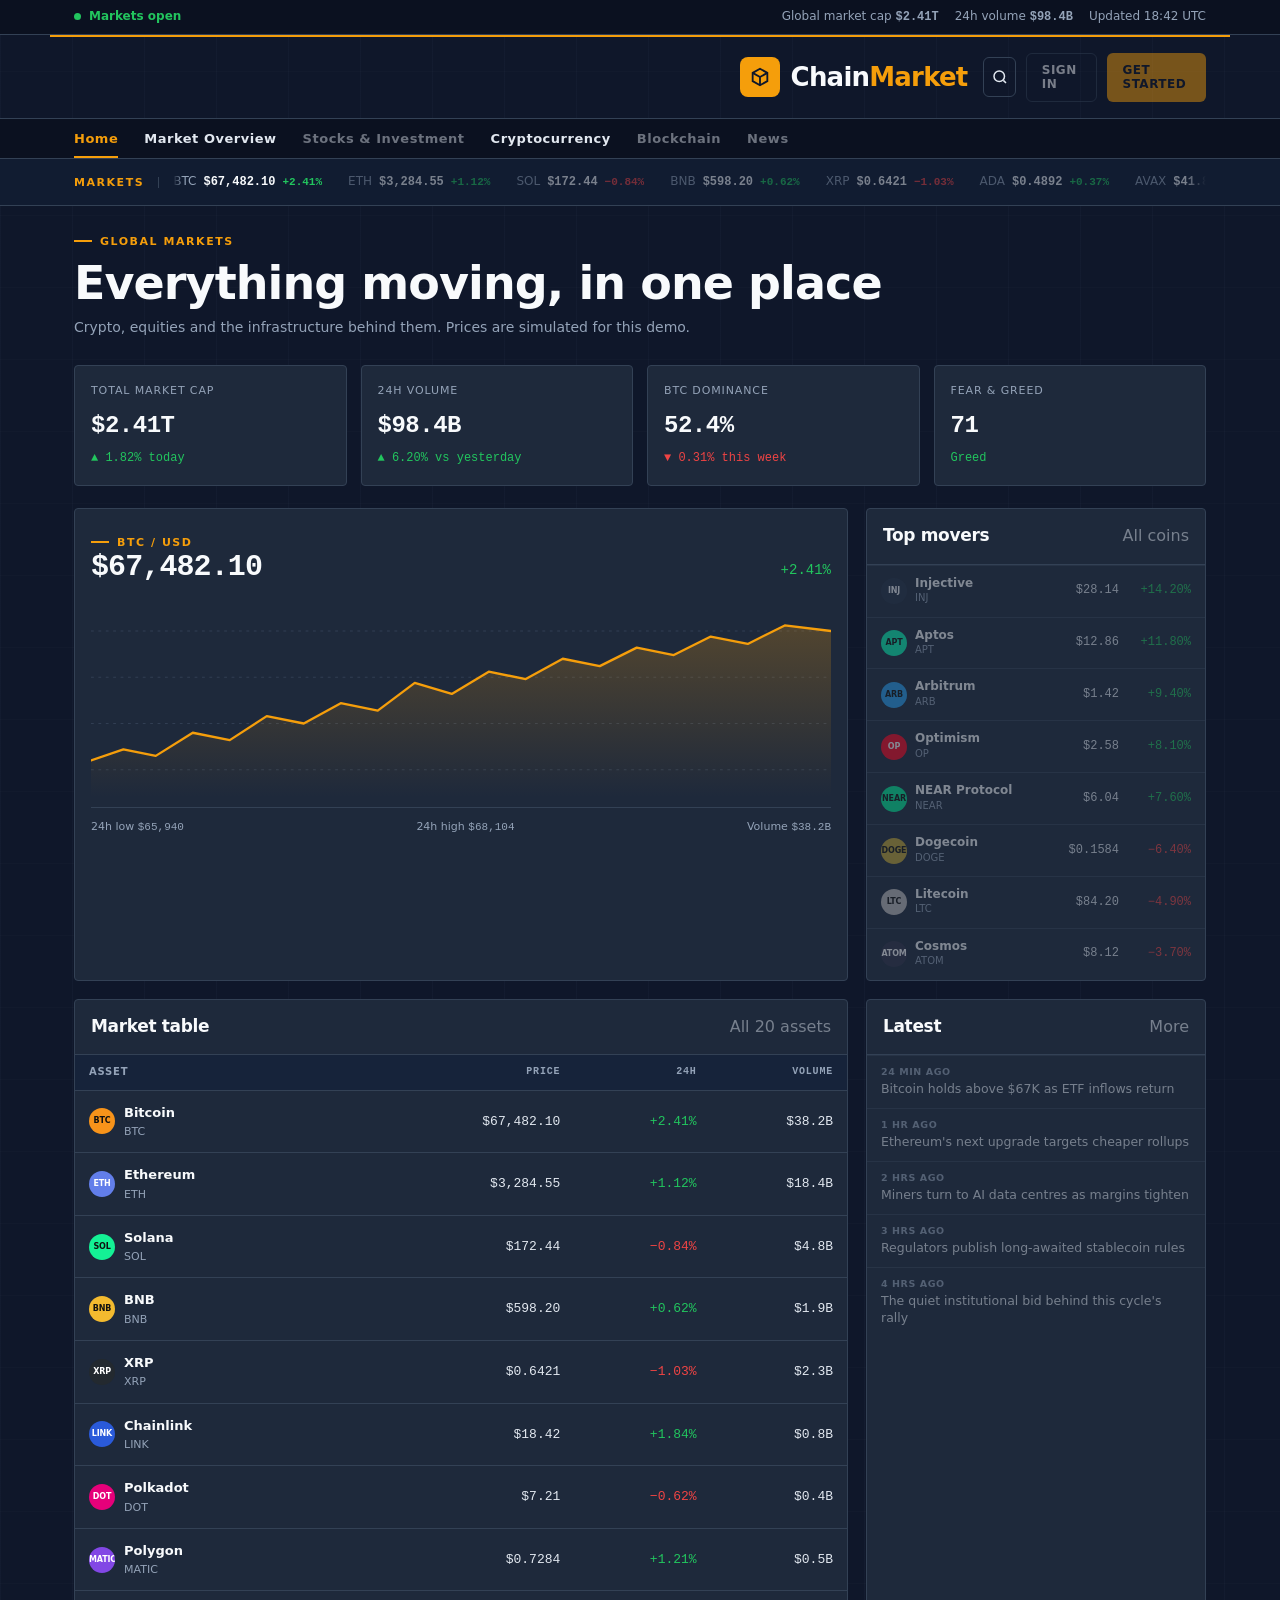
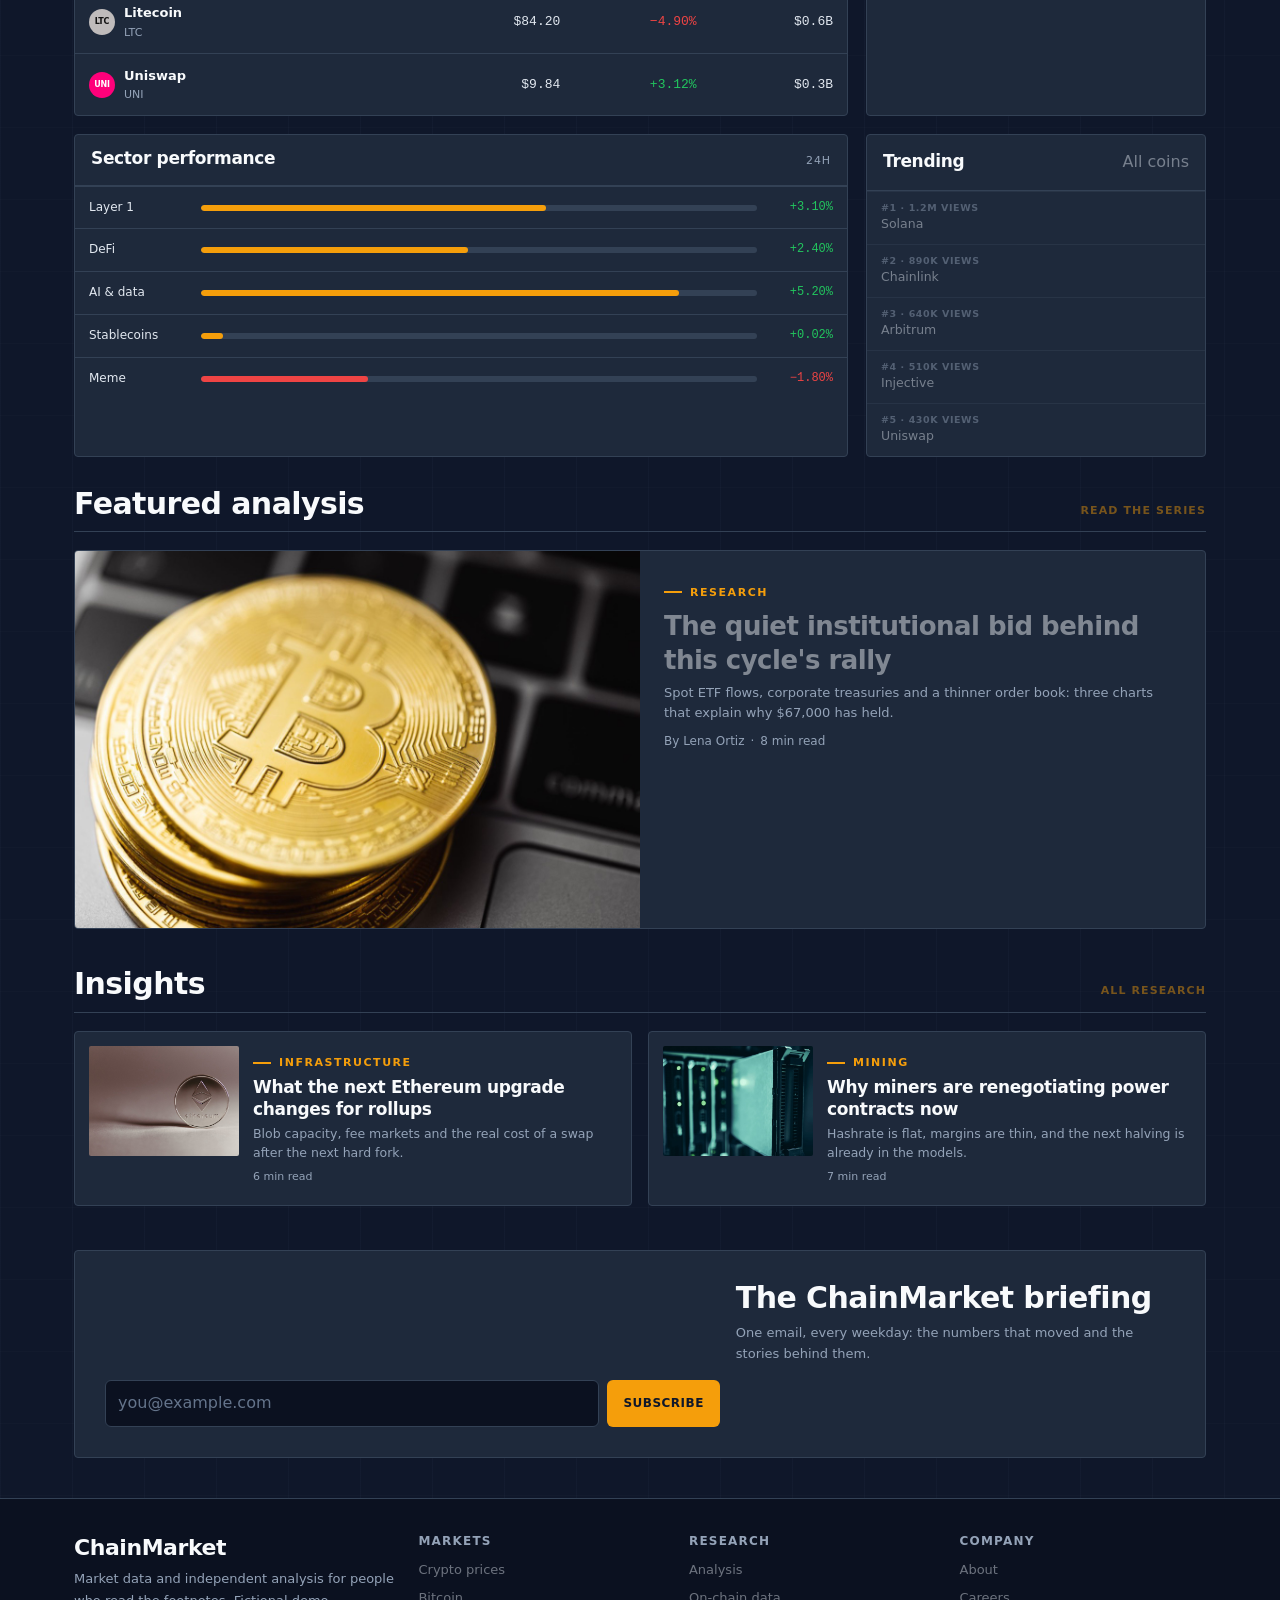
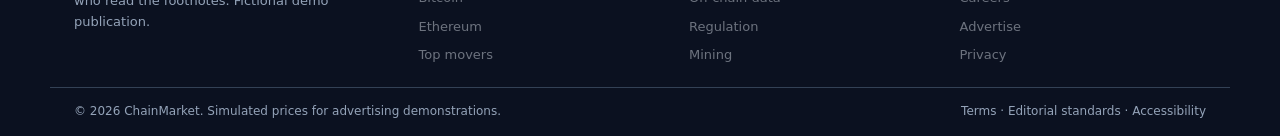
<file: index.html>
<!doctype html>
<html lang="en">
<head>
  <meta charset="utf-8">
  <meta name="viewport" content="width=device-width, initial-scale=1">
  <title>ChainMarket — Crypto prices, market news and analysis</title>
  <meta name="description" content="Live crypto prices, market overview, top movers and blockchain analysis from ChainMarket.">
  <link rel="icon" href="assets/img/favicon.svg" type="image/svg+xml">
  <link rel="stylesheet" href="assets/css/site.css">

  <!-- CoAd publisher tag: replace every placeholder before deploying. -->
  <script async src='https://dev-cdn.coad.be3pi.com/js/cox-site.js' co-pub='PUB0F42D5FE1' co-st='SIT06EF5D9CD' crossorigin='anonymous'></script>
  <script async src='https://dev-cdn.coad.be3pi.com/js/cox-display.js' co-pub='PUB0F42D5FE1' co-st='SIT06EF5D9CD' crossorigin='anonymous'></script>
</head>
<body>
  <a class="skip-link" href="#main">Skip to content</a>

  <header>
    <div class="topbar">
      <div class="container topbar__inner">
        <span class="topbar__status"><span class="status-dot" aria-hidden="true"></span> Markets open</span>
        <div class="topbar__right">
          <span>Global market cap <strong class="mono">$2.41T</strong></span>
          <span>24h volume <strong class="mono">$98.4B</strong></span>
          <span>Updated 18:42 UTC</span>
        </div>
      </div>
    </div>

    <div class="container masthead">
      <ins class="cox-ad-unit" data-cox-unit="APG09CA9A709" style="display:block;width:100%"></ins>
      <a class="brand" href="index.html" aria-label="ChainMarket — home">
        <span class="brand__mark" aria-hidden="true">
          <svg width="22" height="22" viewBox="0 0 24 24" fill="none" stroke="currentColor" stroke-width="2" aria-hidden="true"><path d="m12 3 8 4.5v9L12 21l-8-4.5v-9z"/><path d="M12 12v9M12 12l8-4.5M12 12 4 7.5"/></svg>
        </span>
        <span class="brand__name">Chain<span>Market</span></span>
      </a>
      <div class="masthead__tools">
        <button class="icon-btn" type="button" aria-label="Search ChainMarket">
          <svg width="18" height="18" viewBox="0 0 24 24" fill="none" stroke="currentColor" stroke-width="2" aria-hidden="true"><circle cx="11" cy="11" r="7"/><path d="m20 20-3.5-3.5"/></svg>
        </button>
        <a class="btn btn--ghost" href="coin.html">Sign in</a>
        <a class="btn btn--gold" href="crypto.html">Get started</a>
      </div>
      <button class="menu-toggle" type="button" data-menu-toggle aria-expanded="false" aria-controls="site-nav">
        <span class="menu-toggle__bars" aria-hidden="true"></span>
        <span class="visually-hidden">Menu</span>
      </button>
    </div>

    <nav class="site-nav" id="site-nav" aria-label="Main">
      <div class="container site-nav__inner">
        <a class="is-active" href="index.html" aria-current="page">Home</a>
        <a href="index.html">Market Overview</a>
        <a href="coin.html" data-link-disabled>Stocks &amp; Investment</a>
        <a href="crypto.html">Cryptocurrency</a>
        <a href="coin.html" data-link-disabled>Blockchain</a>
        <a href="index.html#news" data-link-disabled>News</a>
      </div>
    </nav>
  </header>

  <div class="ticker" aria-label="Crypto price ticker">
    <div class="container ticker__inner">
      <span class="ticker__label">Markets</span>
      <div class="ticker__viewport">
        <div class="ticker__track" data-ticker-track>
          <a class="ticker__item" href="coin.html" data-link-enabled><em>BTC</em><span class="ticker__price">$67,482.10</span><span class="ticker__change is-up">+2.41%</span></a>
          <a class="ticker__item" href="coin.html"><em>ETH</em><span class="ticker__price">$3,284.55</span><span class="ticker__change is-up">+1.12%</span></a>
          <a class="ticker__item" href="crypto.html"><em>SOL</em><span class="ticker__price">$172.44</span><span class="ticker__change is-down">−0.84%</span></a>
          <a class="ticker__item" href="crypto.html"><em>BNB</em><span class="ticker__price">$598.20</span><span class="ticker__change is-up">+0.62%</span></a>
          <a class="ticker__item" href="crypto.html"><em>XRP</em><span class="ticker__price">$0.6421</span><span class="ticker__change is-down">−1.03%</span></a>
          <a class="ticker__item" href="crypto.html"><em>ADA</em><span class="ticker__price">$0.4892</span><span class="ticker__change is-up">+0.37%</span></a>
          <a class="ticker__item" href="crypto.html"><em>AVAX</em><span class="ticker__price">$41.88</span><span class="ticker__change is-up">+2.02%</span></a>
          <a class="ticker__item" href="crypto.html"><em>DOGE</em><span class="ticker__price">$0.1584</span><span class="ticker__change is-down">−0.45%</span></a>
        </div>
      </div>
    </div>
  </div>

  <main id="main">
    <div class="container">
      <div class="page-head">
        <span class="kicker">Global markets</span>
        <h1>Everything moving, in one place</h1>
        <p>Crypto, equities and the infrastructure behind them. Prices are simulated for this demo.</p>
      </div>
      <ins class="cox-ad-unit" data-cox-unit="APG024958C9B" style="display:block;width:100%"></ins>
      <section class="overview" aria-label="Market overview">
        <div class="stat-card">
          <div class="stat-card__label">Total market cap</div>
          <div class="stat-card__value">$2.41T</div>
          <div class="stat-card__change is-up">▲ 1.82% today</div>
        </div>
        <div class="stat-card">
          <div class="stat-card__label">24h volume</div>
          <div class="stat-card__value">$98.4B</div>
          <div class="stat-card__change is-up">▲ 6.20% vs yesterday</div>
        </div>
        <div class="stat-card">
          <div class="stat-card__label">BTC dominance</div>
          <div class="stat-card__value">52.4%</div>
          <div class="stat-card__change is-down">▼ 0.31% this week</div>
        </div>
        <div class="stat-card">
          <div class="stat-card__label">Fear &amp; Greed</div>
          <div class="stat-card__value">71</div>
          <div class="stat-card__change is-up">Greed</div>
        </div>
      </section>

      <section class="terminal-grid" aria-label="Bitcoin chart and top movers">
        <div class="chart-panel">
          <div class="chart-panel__head">
            <div>
              <span class="kicker">BTC / USD</span>
              <strong>$67,482.10</strong>
            </div>
            <span class="chart-panel__change is-up">+2.41%</span>
          </div>
          <svg class="mini-chart" viewBox="0 0 800 220" role="img" aria-label="Bitcoin 24 hour price chart trending up">
            <defs>
              <linearGradient id="mini-fill" x1="0" y1="0" x2="0" y2="1">
                <stop offset="0%" stop-color="#F59E0B" stop-opacity="0.24"/>
                <stop offset="100%" stop-color="#F59E0B" stop-opacity="0"/>
              </linearGradient>
            </defs>
            <g class="mini-grid">
              <line x1="0" y1="40" x2="800" y2="40"/>
              <line x1="0" y1="90" x2="800" y2="90"/>
              <line x1="0" y1="140" x2="800" y2="140"/>
              <line x1="0" y1="190" x2="800" y2="190"/>
            </g>
            <path class="mini-area" d="M0,180 L35,168 L70,175 L110,150 L150,158 L190,132 L230,140 L270,118 L310,126 L350,96 L390,108 L430,84 L470,92 L510,70 L550,78 L590,58 L630,66 L670,46 L710,54 L750,34 L800,40 L800,220 L0,220 Z"/>
            <path class="mini-line" d="M0,180 L35,168 L70,175 L110,150 L150,158 L190,132 L230,140 L270,118 L310,126 L350,96 L390,108 L430,84 L470,92 L510,70 L550,78 L590,58 L630,66 L670,46 L710,54 L750,34 L800,40"/>
          </svg>
          <div class="chart-panel__foot">
            <span>24h low <span class="mono">$65,940</span></span>
            <span>24h high <span class="mono">$68,104</span></span>
            <span>Volume <span class="mono">$38.2B</span></span>
          </div>
        </div>

        <aside class="movers-panel" aria-labelledby="movers-title">
          <div class="panel__head">
            <h2 id="movers-title">Top movers</h2>
            <a href="crypto.html">All coins</a>
          </div>
          <a class="mover" href="crypto.html">
            <span class="mover__asset"><span class="coin__icon" aria-hidden="true">INJ</span><span><strong>Injective</strong><small>INJ</small></span></span>
            <span class="mover__price">$28.14</span>
            <span class="num is-up">+14.20%</span>
          </a>
          <a class="mover" href="crypto.html">
            <span class="mover__asset"><span class="coin__icon coin__icon--apt" aria-hidden="true">APT</span><span><strong>Aptos</strong><small>APT</small></span></span>
            <span class="mover__price">$12.86</span>
            <span class="num is-up">+11.80%</span>
          </a>
          <a class="mover" href="crypto.html">
            <span class="mover__asset"><span class="coin__icon coin__icon--arb" aria-hidden="true">ARB</span><span><strong>Arbitrum</strong><small>ARB</small></span></span>
            <span class="mover__price">$1.42</span>
            <span class="num is-up">+9.40%</span>
          </a>
          <a class="mover" href="crypto.html">
            <span class="mover__asset"><span class="coin__icon coin__icon--op" aria-hidden="true">OP</span><span><strong>Optimism</strong><small>OP</small></span></span>
            <span class="mover__price">$2.58</span>
            <span class="num is-up">+8.10%</span>
          </a>
          <a class="mover" href="crypto.html">
            <span class="mover__asset"><span class="coin__icon coin__icon--near" aria-hidden="true">NEAR</span><span><strong>NEAR Protocol</strong><small>NEAR</small></span></span>
            <span class="mover__price">$6.04</span>
            <span class="num is-up">+7.60%</span>
          </a>
          <a class="mover" href="crypto.html">
            <span class="mover__asset"><span class="coin__icon coin__icon--doge" aria-hidden="true">DOGE</span><span><strong>Dogecoin</strong><small>DOGE</small></span></span>
            <span class="mover__price">$0.1584</span>
            <span class="num is-down">−6.40%</span>
          </a>
          <a class="mover" href="crypto.html">
            <span class="mover__asset"><span class="coin__icon coin__icon--ltc" aria-hidden="true">LTC</span><span><strong>Litecoin</strong><small>LTC</small></span></span>
            <span class="mover__price">$84.20</span>
            <span class="num is-down">−4.90%</span>
          </a>
          <a class="mover" href="crypto.html">
            <span class="mover__asset"><span class="coin__icon coin__icon--atom" aria-hidden="true">ATOM</span><span><strong>Cosmos</strong><small>ATOM</small></span></span>
            <span class="mover__price">$8.12</span>
            <span class="num is-down">−3.70%</span>
          </a>
        </aside>
      </section>

      <!-- Standard Display · Multiple size: CT-SQ 300×300 / CT-SSQ 200×200 -->
      <div class="ad-wrap ad-wrap--center" style="max-width:320px;">
        <span class="ad-label">Advertisement</span>
        <ins class="cox-ad-unit" data-cox-unit="__UNIT_MARKET_HOME_FEED__" style="display:block;width:100%"></ins>
      </div>

      <section class="terminal-grid terminal-grid--table" aria-label="Market table and latest headlines">
        <div class="panel">
          <div class="panel__head">
            <h2>Market table</h2>
            <a href="crypto.html">All 20 assets</a>
          </div>
          <div class="table-scroll">
            <table>
              <caption class="visually-hidden">Five largest cryptocurrencies by market cap</caption>
              <thead>
                <tr>
                  <th scope="col">Asset</th>
                  <th scope="col" class="num">Price</th>
                  <th scope="col" class="num">24h</th>
                  <th scope="col" class="num hide-sm">Volume</th>
                </tr>
              </thead>
              <tbody>
                <tr>
                  <td><span class="coin"><span class="coin__icon coin__icon--btc" aria-hidden="true">BTC</span><span><span class="coin__name">Bitcoin</span><span class="coin__symbol">BTC</span></span></span></td>
                  <td class="num">$67,482.10</td><td class="num is-up">+2.41%</td><td class="num hide-sm">$38.2B</td>
                </tr>
                <tr>
                  <td><span class="coin"><span class="coin__icon coin__icon--eth" aria-hidden="true">ETH</span><span><span class="coin__name">Ethereum</span><span class="coin__symbol">ETH</span></span></span></td>
                  <td class="num">$3,284.55</td><td class="num is-up">+1.12%</td><td class="num hide-sm">$18.4B</td>
                </tr>
                <tr>
                  <td><span class="coin"><span class="coin__icon coin__icon--sol" aria-hidden="true">SOL</span><span><span class="coin__name">Solana</span><span class="coin__symbol">SOL</span></span></span></td>
                  <td class="num">$172.44</td><td class="num is-down">−0.84%</td><td class="num hide-sm">$4.8B</td>
                </tr>
                <tr>
                  <td><span class="coin"><span class="coin__icon coin__icon--bnb" aria-hidden="true">BNB</span><span><span class="coin__name">BNB</span><span class="coin__symbol">BNB</span></span></span></td>
                  <td class="num">$598.20</td><td class="num is-up">+0.62%</td><td class="num hide-sm">$1.9B</td>
                </tr>
                <tr>
                  <td><span class="coin"><span class="coin__icon coin__icon--xrp" aria-hidden="true">XRP</span><span><span class="coin__name">XRP</span><span class="coin__symbol">XRP</span></span></span></td>
                  <td class="num">$0.6421</td><td class="num is-down">−1.03%</td><td class="num hide-sm">$2.3B</td>
                </tr>
                <tr>
                  <td><span class="coin"><span class="coin__icon coin__icon--link" aria-hidden="true">LINK</span><span><span class="coin__name">Chainlink</span><span class="coin__symbol">LINK</span></span></span></td>
                  <td class="num">$18.42</td><td class="num is-up">+1.84%</td><td class="num hide-sm">$0.8B</td>
                </tr>
                <tr>
                  <td><span class="coin"><span class="coin__icon coin__icon--dot" aria-hidden="true">DOT</span><span><span class="coin__name">Polkadot</span><span class="coin__symbol">DOT</span></span></span></td>
                  <td class="num">$7.21</td><td class="num is-down">−0.62%</td><td class="num hide-sm">$0.4B</td>
                </tr>
                <tr>
                  <td><span class="coin"><span class="coin__icon coin__icon--matic" aria-hidden="true">MATIC</span><span><span class="coin__name">Polygon</span><span class="coin__symbol">MATIC</span></span></span></td>
                  <td class="num">$0.7284</td><td class="num is-up">+1.21%</td><td class="num hide-sm">$0.5B</td>
                </tr>
                <tr>
                  <td><span class="coin"><span class="coin__icon coin__icon--ltc" aria-hidden="true">LTC</span><span><span class="coin__name">Litecoin</span><span class="coin__symbol">LTC</span></span></span></td>
                  <td class="num">$84.20</td><td class="num is-down">−4.90%</td><td class="num hide-sm">$0.6B</td>
                </tr>
                <tr>
                  <td><span class="coin"><span class="coin__icon coin__icon--uni" aria-hidden="true">UNI</span><span><span class="coin__name">Uniswap</span><span class="coin__symbol">UNI</span></span></span></td>
                  <td class="num">$9.84</td><td class="num is-up">+3.12%</td><td class="num hide-sm">$0.3B</td>
                </tr>
              </tbody>
            </table>
          </div>
        </div>

        <aside class="headlines-panel" aria-labelledby="latest-title">
          <ins class="cox-ad-unit" data-cox-unit="APG01C405BF2" style="display:block;width:100%"></ins>
          <div class="panel__head">
            <h2 id="latest-title">Latest</h2>
            <a href="coin.html">More</a>
          </div>
          <a class="headline" href="coin.html"><time>24 min ago</time><span>Bitcoin holds above $67K as ETF inflows return</span></a>
          <a class="headline" href="coin.html"><time>1 hr ago</time><span>Ethereum's next upgrade targets cheaper rollups</span></a>
          <a class="headline" href="coin.html"><time>2 hrs ago</time><span>Miners turn to AI data centres as margins tighten</span></a>
          <a class="headline" href="coin.html"><time>3 hrs ago</time><span>Regulators publish long-awaited stablecoin rules</span></a>
          <a class="headline" href="coin.html"><time>4 hrs ago</time><span>The quiet institutional bid behind this cycle's rally</span></a>
        </aside>
      </section>

      <section class="terminal-grid terminal-grid--table" aria-label="Sector performance and trending assets">
        <div class="panel">
          <div class="panel__head">
            <h2>Sector performance</h2>
            <span>24h</span>
          </div>
          <div class="sector-row"><span>Layer 1</span><span class="sector-bar"><i style="width:62%"></i></span><span class="num is-up">+3.10%</span></div>
          <div class="sector-row"><span>DeFi</span><span class="sector-bar"><i style="width:48%"></i></span><span class="num is-up">+2.40%</span></div>
          <div class="sector-row"><span>AI &amp; data</span><span class="sector-bar"><i style="width:86%"></i></span><span class="num is-up">+5.20%</span></div>
          <div class="sector-row"><span>Stablecoins</span><span class="sector-bar"><i style="width:4%"></i></span><span class="num is-up">+0.02%</span></div>
          <div class="sector-row"><span>Meme</span><span class="sector-bar sector-bar--down"><i style="width:30%"></i></span><span class="num is-down">−1.80%</span></div>
        </div>

        <aside class="headlines-panel" aria-labelledby="trending-title">
          <div class="panel__head">
            <h2 id="trending-title">Trending</h2>
            <a href="crypto.html">All coins</a>
          </div>
          <a class="headline" href="crypto.html"><time>#1 · 1.2M views</time><span>Solana</span></a>
          <a class="headline" href="crypto.html"><time>#2 · 890K views</time><span>Chainlink</span></a>
          <a class="headline" href="crypto.html"><time>#3 · 640K views</time><span>Arbitrum</span></a>
          <a class="headline" href="crypto.html"><time>#4 · 510K views</time><span>Injective</span></a>
          <a class="headline" href="crypto.html"><time>#5 · 430K views</time><span>Uniswap</span></a>
        </aside>
      </section>

      <section class="section" aria-labelledby="analysis-title">
        <div class="section-head">
          <h2 id="analysis-title">Featured analysis</h2>
          <a href="coin.html">Read the series</a>
        </div>
        <article class="card">
          <div class="grid grid--2" style="gap:0;align-items:stretch;">
            <div class="card__media" style="aspect-ratio:auto;min-height:240px;">
              <img src="assets/img/market-laptop-btc.jpg" alt="A bitcoin in front of a trading chart on a laptop" width="1600" height="900" loading="lazy" style="height:100%;">
            </div>
            <div class="card__body" style="padding:24px;">
              <span class="kicker">Research</span>
              <h3 class="card__title" style="font-size:26px;margin-top:8px;"><a href="coin.html">The quiet institutional bid behind this cycle's rally</a></h3>
              <p class="card__excerpt">Spot ETF flows, corporate treasuries and a thinner order book: three charts that explain why $67,000 has held.</p>
              <p class="meta"><span>By Lena Ortiz</span><span class="meta__dot">8 min read</span></p>
            </div>
          </div>
        </article>
      </section>

      <section class="section" aria-labelledby="insights-title">
        <div class="section-head">
          <h2 id="insights-title">Insights</h2>
          <a href="coin.html">All research</a>
        </div>
        <div class="insight-grid">
          <a class="insight" href="coin.html">
            <img src="assets/img/market-eth-2.jpg" alt="An Ethereum coin" width="600" height="400" loading="lazy">
            <div>
              <span class="kicker">Infrastructure</span>
              <h3>What the next Ethereum upgrade changes for rollups</h3>
              <p>Blob capacity, fee markets and the real cost of a swap after the next hard fork.</p>
              <p class="meta"><span>6 min read</span></p>
            </div>
          </a>
          <a class="insight" href="coin.html">
            <img src="assets/img/market-data-center.jpg" alt="Server racks in a data centre" width="600" height="400" loading="lazy">
            <div>
              <span class="kicker">Mining</span>
              <h3>Why miners are renegotiating power contracts now</h3>
              <p>Hashrate is flat, margins are thin, and the next halving is already in the models.</p>
              <p class="meta"><span>7 min read</span></p>
            </div>
          </a>
        </div>
      </section>

      <section class="newsletter" aria-labelledby="newsletter-title">
        <ins class="cox-ad-unit" data-cox-unit="APG07BC69BD1" style="display:block;width:100%"></ins>
        <div>
          <h2 id="newsletter-title">The ChainMarket briefing</h2>
          <p>One email, every weekday: the numbers that moved and the stories behind them.</p>
        </div>
        <form action="#" method="post">
          <label class="visually-hidden" for="newsletter-email">Email address</label>
          <input id="newsletter-email" name="email" type="email" autocomplete="email" placeholder="you@example.com" required>
          <button class="btn btn--gold" type="submit">Subscribe</button>
        </form>
      </section>
    </div>
  </main>

  <footer class="site-footer">
    <div class="container site-footer__grid">
      <div>
        <h2>ChainMarket</h2>
        <p>Market data and independent analysis for people who read the footnotes. Fictional demo publication.</p>
      </div>
      <div>
        <h3>Markets</h3>
        <ul>
          <li><a href="crypto.html">Crypto prices</a></li>
          <li><a href="coin.html">Bitcoin</a></li>
          <li><a href="coin.html">Ethereum</a></li>
          <li><a href="index.html">Top movers</a></li>
        </ul>
      </div>
      <div>
        <h3>Research</h3>
        <ul>
          <li><a href="coin.html">Analysis</a></li>
          <li><a href="coin.html">On-chain data</a></li>
          <li><a href="coin.html">Regulation</a></li>
          <li><a href="coin.html">Mining</a></li>
        </ul>
      </div>
      <div>
        <h3>Company</h3>
        <ul>
          <li><a href="coin.html">About</a></li>
          <li><a href="coin.html">Careers</a></li>
          <li><a href="coin.html">Advertise</a></li>
          <li><a href="coin.html">Privacy</a></li>
        </ul>
      </div>
    </div>
    <div class="container site-footer__bottom">
      <span>© 2026 ChainMarket. Simulated prices for advertising demonstrations.</span>
      <span>Terms · Editorial standards · Accessibility</span>
    </div>
  </footer>

  <script src="assets/js/site.js"></script>
</body>
</html>
</file>
<file: assets/css/site.css>
/* ==========================================================================
   ChainMarket — dark market & crypto portal
   Plain CSS, system fonts only, no build step.
   ========================================================================== */

:root {
  --bg: #0f172a;
  --bg-deep: #0b1120;
  --card: #1e293b;
  --card-2: #243146;
  --gold: #f59e0b;
  --gold-soft: rgba(245, 158, 11, 0.12);
  --text: #f8fafc;
  --body: #e2e8f0;
  --muted: #94a3b8;
  --line: #334155;
  --up: #22c55e;
  --down: #ef4444;

  --font-sans: system-ui, -apple-system, "Segoe UI", Roboto, Arial, sans-serif;
  --font-mono: ui-monospace, "SFMono-Regular", Menlo, Consolas, monospace;

  --container: 1180px;
  --radius: 4px;
}

*,
*::before,
*::after {
  box-sizing: border-box;
}

html {
  -webkit-text-size-adjust: 100%;
  scroll-behavior: smooth;
  color-scheme: dark;
}

body {
  margin: 0;
  background-color: var(--bg);
  background-image:
    linear-gradient(90deg, rgba(148, 163, 184, 0.035) 1px, transparent 1px),
    linear-gradient(0deg, rgba(148, 163, 184, 0.02) 1px, transparent 1px);
  background-size: 72px 72px;
  color: var(--body);
  font: 16px/1.65 var(--font-sans);
}

img {
  max-width: 100%;
  display: block;
  height: auto;
}

a {
  color: inherit;
  text-decoration: none;
}

a:hover {
  color: var(--gold);
}

button {
  font: inherit;
}

h1, h2, h3, h4 {
  color: var(--text);
  margin: 0;
  line-height: 1.15;
  letter-spacing: -0.02em;
  font-weight: 700;
}

p {
  margin: 0 0 1em;
}

:focus-visible {
  outline: 3px solid var(--gold);
  outline-offset: 2px;
}

.visually-hidden {
  position: absolute !important;
  width: 1px;
  height: 1px;
  margin: -1px;
  padding: 0;
  overflow: hidden;
  clip: rect(0 0 0 0);
  white-space: nowrap;
  border: 0;
}

.container {
  width: 100%;
  max-width: var(--container);
  margin-inline: auto;
  padding-inline: 20px;
}

@media (min-width: 1024px) {
  .container {
    padding-inline: 24px;
  }
}

.skip-link {
  position: absolute;
  left: 12px;
  top: -60px;
  z-index: 100;
  background: var(--gold);
  color: #0f172a;
  padding: 10px 16px;
  border-radius: 6px;
  font-weight: 700;
  transition: top 0.15s ease;
}

.skip-link:focus {
  top: 12px;
}

/* --------------------------------------------------------------------------
   Header
   -------------------------------------------------------------------------- */

.topbar {
  background: var(--bg-deep);
  border-bottom: 1px solid var(--line);
  color: var(--muted);
  font-size: 12px;
}

.topbar__inner {
  display: flex;
  align-items: center;
  justify-content: space-between;
  gap: 14px;
  min-height: 34px;
}

.topbar__status {
  display: inline-flex;
  align-items: center;
  gap: 8px;
  color: var(--up);
  font-weight: 600;
}

.status-dot {
  width: 7px;
  height: 7px;
  border-radius: 50%;
  background: var(--up);
  box-shadow: 0 0 0 0 rgba(34, 197, 94, 0.6);
  animation: pulse 2.4s infinite;
}

@keyframes pulse {
  0% { box-shadow: 0 0 0 0 rgba(34, 197, 94, 0.55); }
  70% { box-shadow: 0 0 0 7px rgba(34, 197, 94, 0); }
  100% { box-shadow: 0 0 0 0 rgba(34, 197, 94, 0); }
}

.topbar__right {
  display: none;
  gap: 16px;
}

@media (min-width: 720px) {
  .topbar__right {
    display: flex;
  }
}

.masthead {
  display: flex;
  align-items: center;
  gap: 16px;
  padding-block: 16px;
  border-top: 2px solid var(--gold);
}

.brand {
  display: inline-flex;
  align-items: center;
  gap: 11px;
}

.brand__mark {
  display: grid;
  place-items: center;
  width: 40px;
  height: 40px;
  border-radius: 8px;
  background: var(--gold);
  color: #0f172a;
}

.brand__name {
  font-size: 26px;
  font-weight: 800;
  letter-spacing: -0.03em;
  color: var(--text);
}

.brand__name span {
  color: var(--gold);
}

.masthead__tools {
  display: none;
  align-items: center;
  gap: 10px;
  margin-left: auto;
}

@media (min-width: 800px) {
  .masthead__tools {
    display: flex;
  }
}

.btn {
  display: inline-flex;
  align-items: center;
  justify-content: center;
  gap: 8px;
  border: 1px solid transparent;
  border-radius: 6px;
  padding: 9px 15px;
  font: 700 12px/1.2 var(--font-sans);
  letter-spacing: 0.04em;
  text-transform: uppercase;
  cursor: pointer;
  transition: background-color 0.2s ease, color 0.2s ease, border-color 0.2s ease;
}

.btn--gold {
  background: var(--gold);
  color: #0f172a;
}

.btn--gold:hover {
  background: #fbbf24;
  color: #0f172a;
}

.btn--ghost {
  border-color: var(--line);
  color: var(--text);
  background: transparent;
}

.btn--ghost:hover {
  border-color: var(--muted);
  color: var(--text);
}

.icon-btn {
  display: inline-grid;
  place-items: center;
  width: 40px;
  height: 40px;
  border: 1px solid var(--line);
  border-radius: 6px;
  background: transparent;
  color: var(--body);
  cursor: pointer;
}

.icon-btn:hover {
  border-color: var(--muted);
}

.menu-toggle {
  margin-left: auto;
  display: inline-grid;
  place-items: center;
  width: 44px;
  height: 44px;
  border: 1px solid var(--line);
  border-radius: 6px;
  background: transparent;
  cursor: pointer;
}

.menu-toggle__bars,
.menu-toggle__bars::before,
.menu-toggle__bars::after {
  display: block;
  width: 20px;
  height: 2px;
  background: var(--text);
  content: "";
  position: relative;
}

.menu-toggle__bars::before { top: -6px; }
.menu-toggle__bars::after { top: 4px; }

@media (min-width: 800px) {
  .menu-toggle {
    display: none;
  }
}

.site-nav {
  border-top: 1px solid var(--line);
  border-bottom: 1px solid var(--line);
  background: var(--bg-deep);
  display: none;
}

.site-nav.is-open {
  display: block;
}

.site-nav__inner {
  display: flex;
  flex-direction: column;
  padding-block: 6px;
}

.site-nav a {
  padding: 11px 4px;
  border-bottom: 1px solid var(--line);
  font: 600 13px/1.2 var(--font-sans);
  letter-spacing: 0.04em;
  color: var(--body);
}

.site-nav a:last-child {
  border-bottom: 0;
}

.site-nav a.is-active {
  color: var(--gold);
}

@media (min-width: 800px) {
  .site-nav {
    display: block;
  }

  .site-nav__inner {
    flex-direction: row;
    gap: 26px;
    padding-block: 0;
  }

  .site-nav a {
    padding: 12px 0 10px;
    border-bottom: 2px solid transparent;
  }

  .site-nav a.is-active {
    border-bottom-color: var(--gold);
  }
}

/* --------------------------------------------------------------------------
   Ticker
   -------------------------------------------------------------------------- */

.ticker {
  background: #111c31;
  border-bottom: 1px solid var(--line);
  overflow: hidden;
}

.ticker__inner {
  display: flex;
  align-items: center;
  gap: 14px;
  min-height: 46px;
}

.ticker__label {
  flex: 0 0 auto;
  display: inline-flex;
  align-items: center;
  gap: 7px;
  padding-right: 14px;
  border-right: 1px solid var(--line);
  color: var(--gold);
  font: 700 11px/1 var(--font-sans);
  letter-spacing: 0.14em;
  text-transform: uppercase;
}

.ticker__viewport {
  flex: 1 1 auto;
  min-width: 0;
  overflow: hidden;
  -webkit-mask-image: linear-gradient(90deg, transparent, #000 10px, #000 calc(100% - 20px), transparent);
  mask-image: linear-gradient(90deg, transparent, #000 10px, #000 calc(100% - 20px), transparent);
}

.ticker__track {
  display: flex;
  align-items: center;
  gap: 26px;
  width: max-content;
  animation: ticker-scroll 52s linear infinite;
}

.ticker:hover .ticker__track,
.ticker:focus-within .ticker__track {
  animation-play-state: paused;
}

@keyframes ticker-scroll {
  from { transform: translateX(0); }
  to { transform: translateX(-50%); }
}

.ticker__item {
  display: inline-flex;
  align-items: baseline;
  gap: 7px;
  white-space: nowrap;
  font-size: 12px;
  font-weight: 600;
}

.ticker__item em {
  font-style: normal;
  color: var(--muted);
  font-weight: 500;
}

.ticker__price {
  font-family: var(--font-mono);
  color: var(--text);
}

.ticker__change {
  font-family: var(--font-mono);
  font-size: 11px;
}

.is-up { color: var(--up); }
.is-down { color: var(--down); }

/* --------------------------------------------------------------------------
   Ad wrappers
   -------------------------------------------------------------------------- */

.ad-wrap {
  width: 100%;
  margin: 30px auto;
}

.ad-label {
  display: block;
  margin-bottom: 6px;
  color: #94a3b8;
  font: 600 10px/1 var(--font-sans);
  letter-spacing: 0.16em;
  text-transform: uppercase;
}

.ad-wrap--band {
  border-top: 1px solid var(--line);
  border-bottom: 1px solid var(--line);
  padding-block: 18px;
  margin-block: 32px;
}

.ad-wrap--center {
  text-align: center;
}

.ad-wrap--center .cox-ad-unit {
  margin-inline: auto;
  max-width: 970px;
}

.ad-wrap:has(.cox-ad-unit--empty),
.ad-wrap:has(.cox-ad-unit:empty) {
  margin-block: 0;
  padding-block: 0;
  border: 0;
}

.ad-wrap:has(.cox-ad-unit--empty) .ad-label,
.ad-wrap:has(.cox-ad-unit:empty) .ad-label {
  display: none;
}

/* Table cell ad */
.ad-cell {
  padding: 12px 14px;
  background: #16233a;
  border-top: 1px solid var(--line);
}

.ad-cell .ad-wrap {
  margin: 0;
}

/* --------------------------------------------------------------------------
   Shared bits
   -------------------------------------------------------------------------- */

.kicker {
  display: inline-flex;
  align-items: center;
  gap: 8px;
  color: var(--gold);
  font: 700 11px/1 var(--font-sans);
  letter-spacing: 0.14em;
  text-transform: uppercase;
}

.kicker::before {
  content: "";
  width: 18px;
  height: 2px;
  background: var(--gold);
}

.meta {
  display: flex;
  flex-wrap: wrap;
  align-items: center;
  gap: 6px;
  color: var(--muted);
  font-size: 12px;
}

.meta__dot::before {
  content: "·";
  margin-right: 6px;
}

.mono {
  font-family: var(--font-mono);
  font-variant-numeric: tabular-nums;
}

.section {
  padding-block: 30px 8px;
}

.section-head {
  display: flex;
  align-items: baseline;
  justify-content: space-between;
  gap: 16px;
  padding-bottom: 10px;
  border-bottom: 1px solid var(--line);
  margin-bottom: 18px;
}

.section-head h2 {
  font-size: clamp(22px, 2.6vw, 30px);
}

.section-head a {
  color: var(--gold);
  font-size: 11px;
  font-weight: 700;
  letter-spacing: 0.1em;
  text-transform: uppercase;
  white-space: nowrap;
}

.card {
  background: var(--card);
  border: 1px solid var(--line);
  border-radius: var(--radius);
  overflow: hidden;
}

.card__media {
  aspect-ratio: 16 / 9;
  overflow: hidden;
  background: var(--bg-deep);
}

.card__media img {
  width: 100%;
  height: 100%;
  object-fit: cover;
  transition: transform 0.4s ease;
}

.card:hover .card__media img {
  transform: scale(1.03);
}

.card__body {
  padding: 14px 16px 16px;
}

.card__title {
  font-size: 18px;
  line-height: 1.3;
  margin-bottom: 6px;
}

.card__title a:hover {
  color: var(--gold);
}

.card__excerpt {
  color: var(--muted);
  font-size: 13px;
  line-height: 1.55;
  margin-bottom: 8px;
}

.grid {
  display: grid;
  gap: 18px;
}

.grid--2,
.grid--4 {
  grid-template-columns: 1fr;
}

@media (min-width: 640px) {
  .grid--2,
  .grid--4 {
    grid-template-columns: repeat(2, 1fr);
  }
}

@media (min-width: 1024px) {
  .grid--4 {
    grid-template-columns: repeat(4, 1fr);
  }
}

/* --------------------------------------------------------------------------
   Page head
   -------------------------------------------------------------------------- */

.breadcrumb {
  display: flex;
  flex-wrap: wrap;
  gap: 7px;
  padding-top: 16px;
  font-size: 12px;
  color: var(--muted);
}

.breadcrumb span[aria-current] {
  color: var(--text);
}

.page-head {
  padding-block: 18px 10px;
}

.page-head h1 {
  font-size: clamp(30px, 4.4vw, 46px);
  margin: 6px 0 6px;
}

.page-head p {
  color: var(--muted);
  font-size: 14px;
  margin: 0;
}

.updated {
  display: inline-flex;
  align-items: center;
  gap: 6px;
  color: var(--muted);
  font-size: 11px;
}

/* --------------------------------------------------------------------------
   Market overview
   -------------------------------------------------------------------------- */

.overview {
  display: grid;
  gap: 14px;
  grid-template-columns: repeat(2, 1fr);
  margin-top: 16px;
}

@media (min-width: 900px) {
  .overview {
    grid-template-columns: repeat(4, 1fr);
  }
}

.stat-card {
  background: var(--card);
  border: 1px solid var(--line);
  border-radius: var(--radius);
  padding: 16px;
}

.stat-card__label {
  color: var(--muted);
  font-size: 11px;
  letter-spacing: 0.08em;
  text-transform: uppercase;
  margin-bottom: 6px;
}

.stat-card__value {
  font-family: var(--font-mono);
  font-size: 24px;
  font-weight: 700;
  color: var(--text);
  letter-spacing: -0.02em;
}

.stat-card__change {
  font-family: var(--font-mono);
  font-size: 12px;
  margin-top: 4px;
}

/* --------------------------------------------------------------------------
   Data tables
   -------------------------------------------------------------------------- */

.panel {
  background: var(--card);
  border: 1px solid var(--line);
  border-radius: var(--radius);
  overflow: hidden;
}

.panel__head {
  display: flex;
  align-items: baseline;
  justify-content: space-between;
  gap: 12px;
  padding: 14px 16px;
  border-bottom: 1px solid var(--line);
}

.panel__head h2,
.panel__head h3 {
  font-size: 17px;
}

.panel__head span {
  color: var(--muted);
  font-size: 11px;
  text-transform: uppercase;
  letter-spacing: 0.08em;
}

.table-scroll {
  overflow-x: auto;
}

table {
  width: 100%;
  border-collapse: collapse;
  font-size: 13px;
}

th {
  text-align: left;
  padding: 9px 14px;
  background: #16233a;
  color: var(--muted);
  font-size: 10px;
  font-weight: 600;
  letter-spacing: 0.08em;
  text-transform: uppercase;
  white-space: nowrap;
}

td {
  padding: 11px 14px;
  border-top: 1px solid var(--line);
  vertical-align: middle;
}

tbody tr:hover {
  background: rgba(148, 163, 184, 0.05);
}

.num {
  text-align: right;
  font-family: var(--font-mono);
  font-variant-numeric: tabular-nums;
}

.coin {
  display: flex;
  align-items: center;
  gap: 9px;
  min-width: 140px;
}

.coin__icon {
  display: inline-grid;
  place-items: center;
  width: 26px;
  height: 26px;
  border-radius: 50%;
  background: var(--card-2);
  color: var(--text);
  font: 700 8px/1 var(--font-sans);
  letter-spacing: -0.02em;
  overflow: hidden;
  flex: 0 0 auto;
}

.coin__icon--btc { background: #f7931a; color: #111; }
.coin__icon--eth { background: #627eea; color: #fff; }
.coin__icon--sol { background: #14f195; color: #111; }
.coin__icon--bnb { background: #f3ba2f; color: #111; }
.coin__icon--ada { background: #0033ad; color: #fff; }
.coin__icon--xrp { background: #23292f; color: #fff; }
.coin__icon--doge { background: #c2a633; color: #111; }
.coin__icon--dot { background: #e6007a; color: #fff; }
.coin__icon--link { background: #2a5ada; color: #fff; }
.coin__icon--avax { background: #e84142; color: #fff; }
.coin__icon--matic { background: #8247e5; color: #fff; }
.coin__icon--ltc { background: #bfbbbb; color: #111; }
.coin__icon--uni { background: #ff007a; color: #fff; }
.coin__icon--atom { background: #2e3148; color: #fff; }
.coin__icon--xlm { background: #111; color: #fff; }
.coin__icon--near { background: #00ec97; color: #111; }
.coin__icon--apt { background: #06f5b3; color: #111; }
.coin__icon--arb { background: #28a0f0; color: #111; }
.coin__icon--op { background: #ff0420; color: #fff; }
.coin__icon--usdt { background: #26a17b; color: #fff; }

.coin__name {
  color: var(--text);
  font-weight: 600;
  line-height: 1.2;
}

.coin__symbol {
  display: block;
  color: var(--muted);
  font-size: 11px;
  font-weight: 500;
  text-transform: uppercase;
}

.spark {
  width: 92px;
  height: 28px;
  display: block;
}

.rank-num {
  color: var(--muted);
  font-family: var(--font-mono);
  font-size: 12px;
  width: 34px;
}

.tabs {
  display: flex;
  gap: 6px;
  overflow-x: auto;
  padding-block: 12px;
}

.tab {
  flex: 0 0 auto;
  border: 1px solid var(--line);
  background: transparent;
  border-radius: 999px;
  padding: 7px 13px;
  font-size: 12px;
  font-weight: 600;
  color: var(--muted);
  cursor: pointer;
}

.tab[aria-selected="true"] {
  background: var(--gold);
  border-color: var(--gold);
  color: #0f172a;
}

/* --------------------------------------------------------------------------
   Coin detail
   -------------------------------------------------------------------------- */

.coin-head {
  display: grid;
  gap: 18px;
  padding-block: 18px 8px;
}

.coin-head__id {
  display: flex;
  align-items: center;
  gap: 12px;
}

.coin-head__icon {
  display: grid;
  place-items: center;
  width: 52px;
  height: 52px;
  border-radius: 50%;
  background: #f7931a;
  color: #111;
  font: 800 18px/1 var(--font-sans);
}

.coin-head h1 {
  font-size: clamp(30px, 4vw, 44px);
}

.coin-head h1 span {
  color: var(--muted);
  font-size: 0.5em;
  font-weight: 500;
  vertical-align: middle;
  margin-left: 6px;
}

.coin-head__price {
  font-family: var(--font-mono);
  font-size: clamp(32px, 5vw, 48px);
  font-weight: 700;
  color: var(--text);
  letter-spacing: -0.03em;
}

.coin-head__change {
  font-family: var(--font-mono);
  font-size: 15px;
  margin-top: 4px;
}

.coin-stats {
  display: grid;
  grid-template-columns: repeat(2, 1fr);
  gap: 12px;
}

@media (min-width: 700px) {
  .coin-head {
    grid-template-columns: 1.2fr auto;
    align-items: end;
  }

  .coin-stats {
    grid-template-columns: repeat(4, 1fr);
    gap: 20px;
  }
}

.coin-stat__label {
  color: var(--muted);
  font-size: 10px;
  letter-spacing: 0.08em;
  text-transform: uppercase;
  margin-bottom: 3px;
}

.coin-stat__value {
  font-family: var(--font-mono);
  font-size: 13px;
  color: var(--text);
}

.chart-card {
  background: var(--card);
  border: 1px solid var(--line);
  border-radius: var(--radius);
  padding: 16px;
  margin-block: 18px;
}

.chart-card__head {
  display: flex;
  flex-wrap: wrap;
  align-items: center;
  justify-content: space-between;
  gap: 12px;
  margin-bottom: 10px;
}

.chart-card__head h2 {
  font-size: 16px;
}

.chart-tabs {
  display: flex;
  gap: 4px;
}

.chart-tab {
  border: 1px solid var(--line);
  background: transparent;
  color: var(--muted);
  border-radius: 4px;
  padding: 5px 10px;
  font: 700 11px/1 var(--font-mono);
  cursor: pointer;
}

.chart-tab[aria-selected="true"] {
  background: var(--gold-soft);
  border-color: var(--gold);
  color: var(--gold);
}

.chart {
  width: 100%;
  height: auto;
  display: block;
}

.chart-grid line {
  stroke: var(--line);
  stroke-width: 1;
  stroke-dasharray: 3 5;
}

.chart-axis text {
  fill: var(--muted);
  font: 10px var(--font-mono);
}

.chart-line {
  fill: none;
  stroke: var(--gold);
  stroke-width: 2.5;
  stroke-linecap: round;
  stroke-linejoin: round;
}

.chart-area {
  fill: url(#chart-fill);
}

.chart-extremes {
  display: flex;
  flex-wrap: wrap;
  justify-content: space-between;
  gap: 8px;
  color: var(--muted);
  font-size: 11px;
  padding-top: 8px;
  border-top: 1px solid var(--line);
  margin-top: 8px;
}

/* --------------------------------------------------------------------------
   Layout / sidebar
   -------------------------------------------------------------------------- */

.layout {
  display: grid;
  gap: 26px;
  padding-block: 14px 0;
}

@media (min-width: 1024px) {
  .layout {
    grid-template-columns: minmax(0, 1fr) 320px;
    gap: 32px;
    align-items: start;
  }
}

.sidebar {
  display: grid;
  gap: 18px;
}

.side-box {
  background: var(--card);
  border: 1px solid var(--line);
  border-radius: var(--radius);
  padding: 16px;
}

.side-box h2 {
  font-size: 16px;
  padding-bottom: 8px;
  border-bottom: 1px solid var(--line);
  margin-bottom: 10px;
}

.kv {
  display: grid;
  grid-template-columns: 1fr auto;
  gap: 8px 12px;
  font-size: 12px;
}

.kv dt {
  color: var(--muted);
}

.kv dd {
  margin: 0;
  font-family: var(--font-mono);
  color: var(--text);
  text-align: right;
}

.side-list {
  display: grid;
  gap: 12px;
}

.side-list a {
  display: grid;
  grid-template-columns: 26px 1fr auto;
  gap: 8px;
  align-items: center;
  font-size: 12px;
}

.side-list .coin__icon {
  width: 24px;
  height: 24px;
}

/* --------------------------------------------------------------------------
   Article
   -------------------------------------------------------------------------- */

.article {
  max-width: 780px;
}

.article h1,
.article-title {
  font-size: clamp(30px, 4.6vw, 46px);
  margin: 8px 0 10px;
}

.article__standfirst {
  font-size: 17px;
  line-height: 1.6;
  color: var(--body);
}

.article__meta {
  display: flex;
  flex-wrap: wrap;
  gap: 6px 14px;
  padding-bottom: 14px;
  border-bottom: 1px solid var(--line);
  color: var(--muted);
  font-size: 12px;
  margin-bottom: 16px;
}

.article__hero {
  aspect-ratio: 16 / 9;
  overflow: hidden;
  border-radius: var(--radius);
  background: var(--bg-deep);
  margin-bottom: 6px;
}

.article__hero img {
  width: 100%;
  height: 100%;
  object-fit: cover;
}

.caption {
  color: var(--muted);
  font-size: 12px;
  margin-bottom: 18px;
  padding-top: 6px;
}

.prose {
  font-size: 16px;
  line-height: 1.8;
  color: var(--body);
}

.prose p {
  margin-bottom: 1.2em;
}

.prose h2 {
  font-size: 24px;
  margin: 28px 0 10px;
}

.prose h3 {
  font-size: 19px;
  margin: 22px 0 8px;
}

.prose blockquote {
  margin: 24px 0;
  padding: 16px 20px;
  background: var(--card);
  border-left: 3px solid var(--gold);
  border-radius: 0 6px 6px 0;
  color: var(--text);
  font-size: 18px;
  line-height: 1.6;
}

.prose blockquote p:last-child {
  margin-bottom: 0;
}

.prose ul {
  padding-left: 20px;
  margin-bottom: 1.2em;
}

.prose li {
  margin-bottom: 6px;
}

.tags {
  display: flex;
  flex-wrap: wrap;
  gap: 8px;
  margin: 24px 0;
}

.tag {
  border: 1px solid var(--line);
  border-radius: 999px;
  padding: 5px 11px;
  font-size: 11px;
  color: var(--muted);
}

.tag:hover {
  border-color: var(--gold);
  color: var(--gold);
}

/* --------------------------------------------------------------------------
   Newsletter / footer
   -------------------------------------------------------------------------- */

.newsletter {
  margin-block: 36px;
  background: var(--card);
  border: 1px solid var(--line);
  border-radius: var(--radius);
  padding: 24px;
  display: grid;
  gap: 16px;
}

.newsletter h2 {
  font-size: clamp(22px, 3vw, 30px);
}

.newsletter p {
  color: var(--muted);
  font-size: 13px;
  margin: 6px 0 0;
}

.newsletter form {
  display: flex;
  flex-wrap: wrap;
  gap: 8px;
}

.newsletter input {
  flex: 1 1 240px;
  min-height: 42px;
  padding: 9px 12px;
  border: 1px solid var(--line);
  border-radius: 6px;
  background: var(--bg-deep);
  color: var(--text);
  font: inherit;
}

.newsletter input::placeholder {
  color: #64748b;
}

@media (min-width: 900px) {
  .newsletter {
    grid-template-columns: 1.4fr 1fr;
    align-items: center;
    padding: 30px;
  }
}

.site-footer {
  margin-top: 40px;
  background: var(--bg-deep);
  border-top: 1px solid var(--line);
}

.site-footer__grid {
  display: grid;
  gap: 24px;
  padding-block: 36px 22px;
}

@media (min-width: 700px) {
  .site-footer__grid {
    grid-template-columns: 1.3fr 1fr 1fr 1fr;
  }
}

.site-footer h2 {
  font-size: 22px;
  margin-bottom: 8px;
}

.site-footer h3 {
  font-size: 12px;
  letter-spacing: 0.1em;
  text-transform: uppercase;
  color: var(--muted);
  margin-bottom: 10px;
}

.site-footer p {
  color: var(--muted);
  font-size: 13px;
}

.site-footer ul {
  list-style: none;
  margin: 0;
  padding: 0;
  display: grid;
  gap: 7px;
  font-size: 13px;
  color: var(--body);
}

.site-footer__bottom {
  border-top: 1px solid var(--line);
  padding-block: 14px;
  display: flex;
  flex-wrap: wrap;
  justify-content: space-between;
  gap: 8px;
  color: var(--muted);
  font-size: 12px;
}

/* --------------------------------------------------------------------------
   Motion / print
   -------------------------------------------------------------------------- */

@media (prefers-reduced-motion: reduce) {
  html {
    scroll-behavior: auto;
  }

  *,
  *::before,
  *::after {
    animation-duration: 0.001ms !important;
    animation-iteration-count: 1 !important;
    transition-duration: 0.001ms !important;
  }

  .ticker__track {
    animation: none;
  }
}

@media (max-width: 700px) {
  .hide-sm {
    display: none;
  }

  .coin {
    min-width: 118px;
  }
}

@media print {
  .site-nav,
  .ticker,
  .topbar,
  .ad-wrap,
  .ad-cell,
  .sidebar,
  .newsletter,
  .site-footer {
    display: none !important;
  }
}

[data-chart-panel][hidden] {
  display: none;
}

/* An unfilled in-table unit must not leave a band between rows. */
.ad-row:has(.cox-ad-unit--empty),
.ad-row:has(.cox-ad-unit:empty) {
  display: none;
}

/* --------------------------------------------------------------------------
   Home: terminal dashboard
   -------------------------------------------------------------------------- */

.terminal-grid {
  display: grid;
  gap: 18px;
  margin-top: 22px;
}

@media (min-width: 1000px) {
  .terminal-grid {
    grid-template-columns: minmax(0, 1fr) 340px;
  }
}

.chart-panel {
  background: var(--card);
  border: 1px solid var(--line);
  border-radius: var(--radius);
  padding: 16px;
}

.chart-panel__head {
  display: flex;
  align-items: flex-end;
  justify-content: space-between;
  gap: 12px;
}

.chart-panel__head .kicker {
  margin-bottom: 4px;
}

.chart-panel__head strong {
  display: block;
  font: 700 30px/1 var(--font-mono);
  letter-spacing: -0.03em;
  color: var(--text);
}

.chart-panel__change {
  font-family: var(--font-mono);
  font-size: 14px;
}

.mini-chart {
  width: 100%;
  height: auto;
  display: block;
  margin-top: 12px;
}

.mini-grid line {
  stroke: var(--line);
  stroke-width: 1;
  stroke-dasharray: 3 5;
}

.mini-line {
  fill: none;
  stroke: var(--gold);
  stroke-width: 2.5;
  stroke-linecap: round;
  stroke-linejoin: round;
}

.mini-area {
  fill: url(#mini-fill);
}

.chart-panel__foot {
  display: flex;
  flex-wrap: wrap;
  justify-content: space-between;
  gap: 8px;
  border-top: 1px solid var(--line);
  padding-top: 10px;
  margin-top: 10px;
  color: var(--muted);
  font-size: 11px;
}

.movers-panel {
  background: var(--card);
  border: 1px solid var(--line);
  border-radius: var(--radius);
  overflow: hidden;
}

.mover {
  display: grid;
  grid-template-columns: 1fr auto 62px;
  gap: 10px;
  align-items: center;
  padding: 10px 14px;
  border-top: 1px solid var(--line);
  font-size: 12px;
}

.mover:hover {
  background: rgba(148, 163, 184, 0.05);
}

.mover__asset {
  display: flex;
  align-items: center;
  gap: 8px;
  min-width: 0;
}

.mover__asset strong {
  display: block;
  color: var(--text);
  font-size: 12px;
  line-height: 1.2;
}

.mover__asset small {
  display: block;
  color: var(--muted);
  font-size: 10px;
}

.mover__price {
  font-family: var(--font-mono);
  color: var(--body);
}

.mover .num {
  text-align: right;
}

.headlines-panel {
  background: var(--card);
  border: 1px solid var(--line);
  border-radius: var(--radius);
  overflow: hidden;
}

.headline {
  display: grid;
  gap: 3px;
  padding: 11px 14px;
  border-top: 1px solid var(--line);
  font-size: 12.5px;
  line-height: 1.4;
}

.headline time {
  color: var(--muted);
  font: 600 9.5px/1 var(--font-sans);
  letter-spacing: 0.06em;
  text-transform: uppercase;
}

.headline span {
  color: var(--body);
}

.headline:hover {
  background: rgba(148, 163, 184, 0.05);
}

.headline:hover span {
  color: var(--text);
}

.terminal-grid--table {
  margin-top: 18px;
}

.sector-row {
  display: grid;
  grid-template-columns: 100px 1fr 64px;
  align-items: center;
  gap: 12px;
  padding: 11px 14px;
  border-top: 1px solid var(--line);
  font-size: 12px;
}

.sector-bar {
  height: 6px;
  border-radius: 999px;
  background: var(--line);
  overflow: hidden;
}

.sector-bar i {
  display: block;
  height: 100%;
  background: var(--gold);
  border-radius: 999px;
}

.sector-bar--down i {
  background: var(--down);
}

.insight-grid {
  display: grid;
  gap: 16px;
}

@media (min-width: 800px) {
  .insight-grid {
    grid-template-columns: 1fr 1fr;
  }
}

.insight {
  display: grid;
  grid-template-columns: 150px 1fr;
  gap: 14px;
  padding: 14px;
  background: var(--card);
  border: 1px solid var(--line);
  border-radius: var(--radius);
  align-items: start;
}

.insight:hover {
  border-color: var(--gold);
}

.insight img {
  width: 150px;
  height: 110px;
  object-fit: cover;
  border-radius: 2px;
}

.insight h3 {
  font-size: 17px;
  line-height: 1.3;
  margin: 4px 0 5px;
}

.insight p {
  color: var(--muted);
  font-size: 12.5px;
  line-height: 1.5;
  margin: 0 0 6px;
}

.insight .meta {
  font-size: 11px;
}

@media (max-width: 520px) {
  .insight {
    grid-template-columns: 96px 1fr;
    padding: 10px;
  }

  .insight img {
    width: 96px;
    height: 80px;
  }

  .insight h3 {
    font-size: 15px;
  }

  .insight p {
    display: none;
  }
}

/* Content without its own page stays visible, but is not presented as a link. */
a[href] {
  opacity: 0.45;
  cursor: not-allowed;
  pointer-events: none;
  text-decoration: none;
}

/* These are the implemented page routes and must remain interactive. */
a.skip-link,
a.brand,
.site-nav a,
.breadcrumb a,
a[data-link-enabled] {
  opacity: 1;
  cursor: pointer;
  pointer-events: auto;
}

.site-nav a[data-link-disabled] {
  opacity: 0.45;
  cursor: not-allowed;
  pointer-events: none;
}

/* A disabled image link remains visually intact while still being inert. */
a[href]:has(img),
a.is-disabled-link:has(img) {
  opacity: 1;
}
</file>
